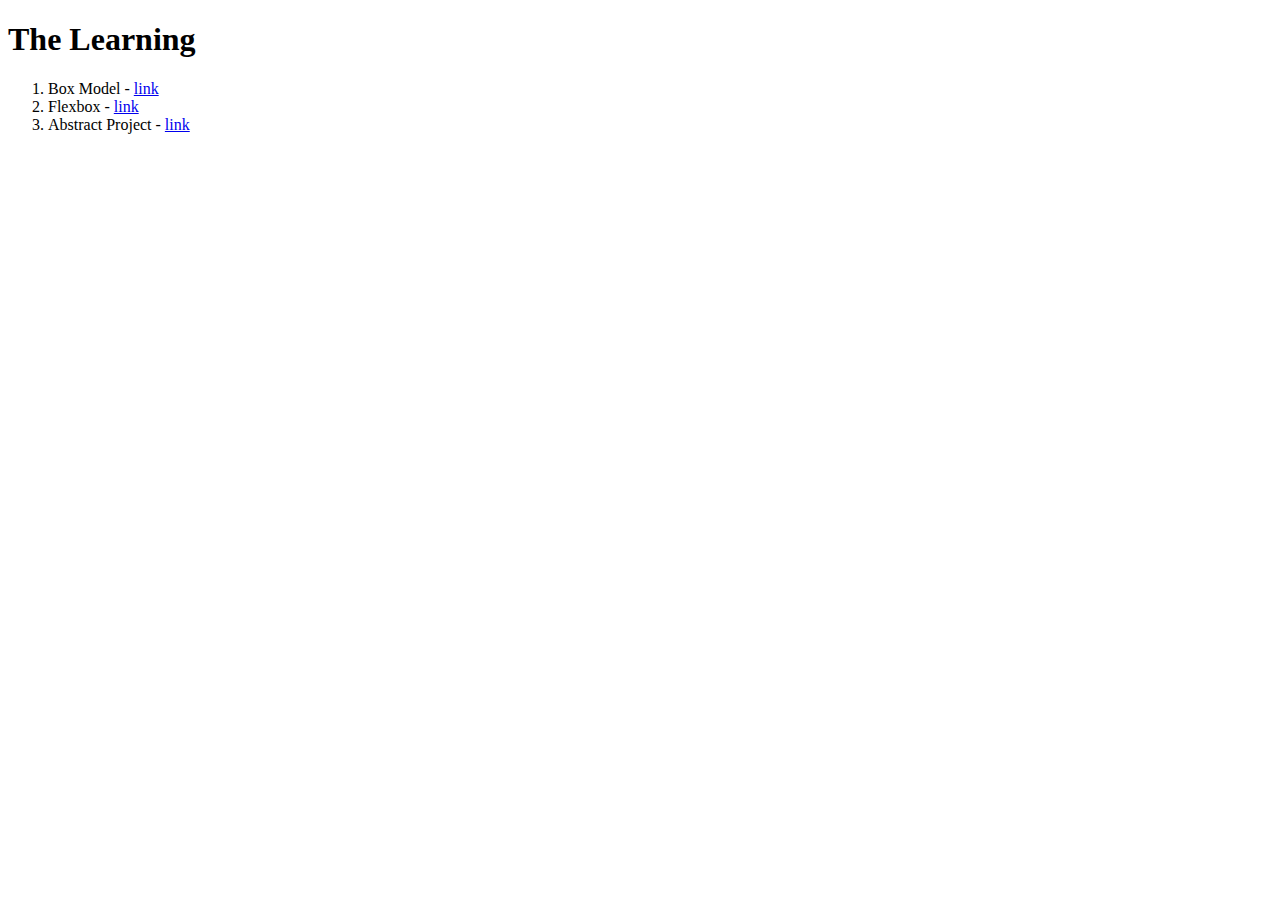
<file: index.html>
<!DOCTYPE html>
<html lang="en">
<head>
  <meta charset="UTF-8">
  <meta name="viewport" content="width=device-width, initial-scale=1.0">
  <title>Document</title>
</head>
<body>
  <h1>The Learning</h1>
  <ol>
    <li>Box Model - <a target="_blank" href="./box.html">link</a></li>
    <li>Flexbox - <a target="_blank" href="./flex.html">link</a></li>
    <li>Abstract Project - <a href="_blank" href="https://ashwin776.github.io/June2023-Web-Mentorship/abstract.html">link</a></li>
  </ol>
</body>
</html>
</file>
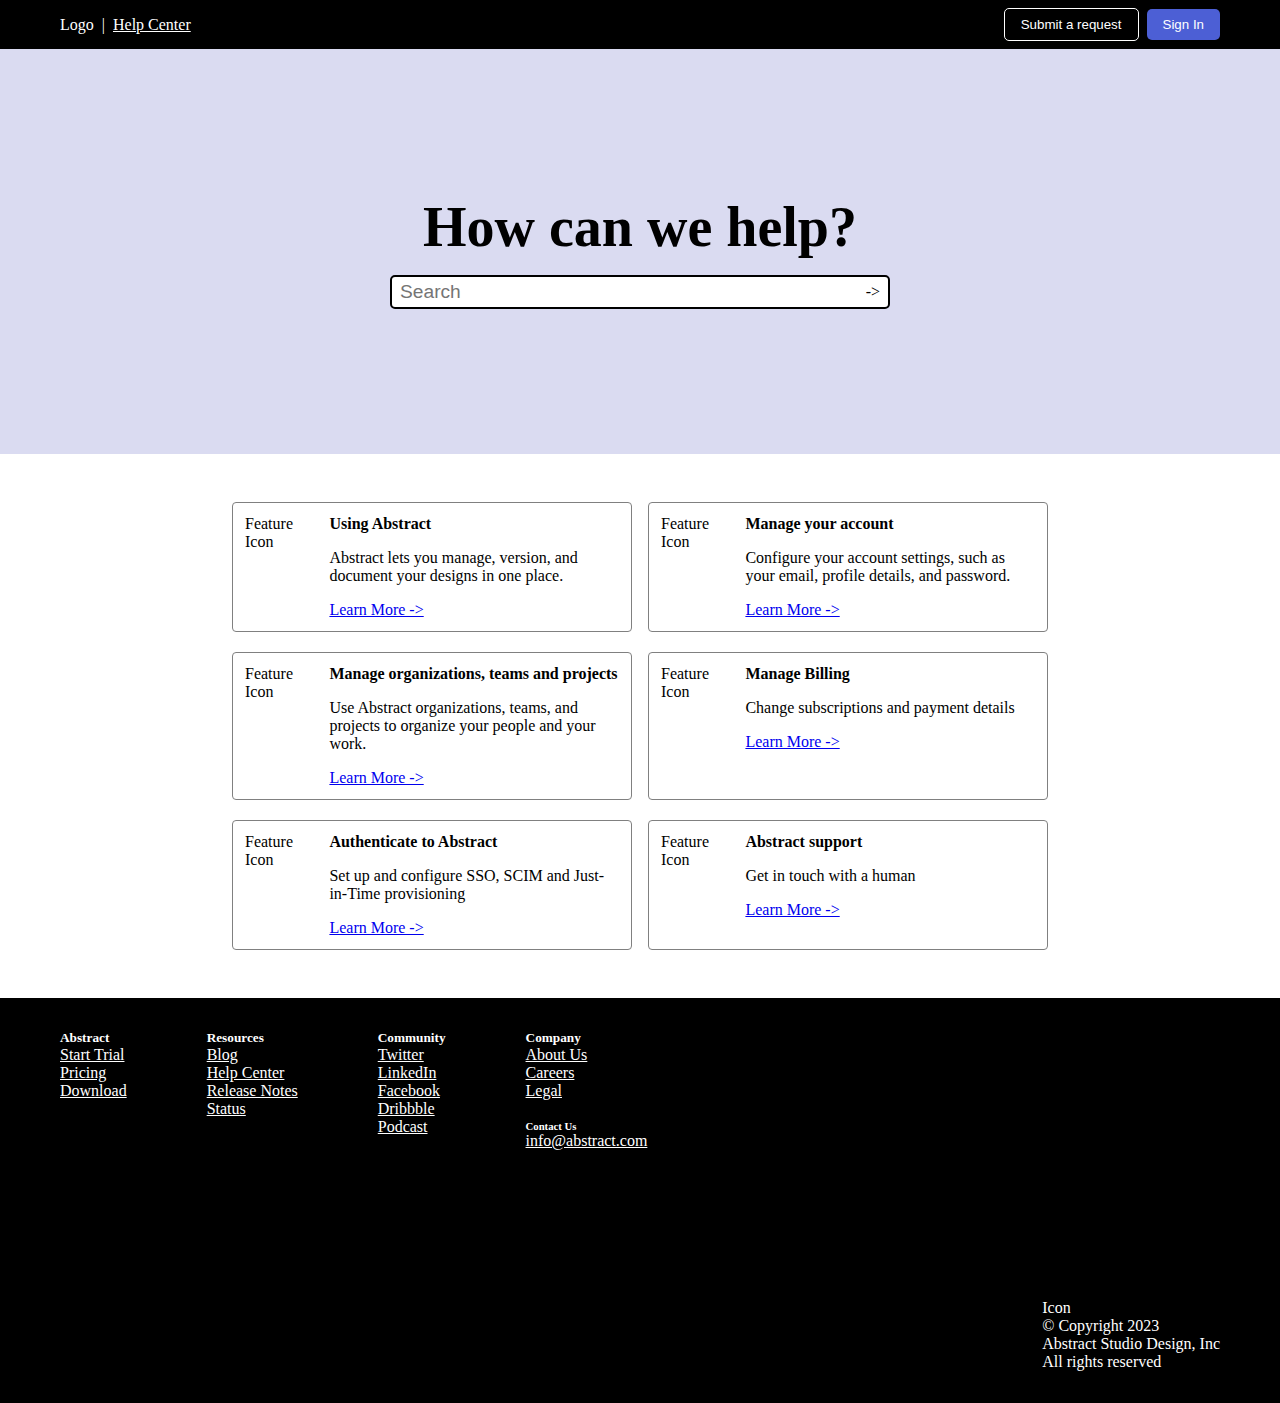
<file: abstract.html>
<!DOCTYPE html>
<html lang="en">
<head>
  <meta charset="UTF-8">
  <meta name="viewport" content="width=device-width, initial-scale=1.0">
  <title>Abstract</title>
  <!-- External CSS -->
  <link rel="stylesheet" href="./abstract.css">
</head>
<body>
  <nav>
    <div>
      <span>Logo</span>
      <span>|</span>
      <a href="#">Help Center</a>
    </div>
    <div>
      <button>Submit a request</button>
      <button>Sign In</button>       
    </div>
  </nav>
  <main>
    <section id="hero">
      <div class="hero-box">
        <h1>How can we help?</h1>
        <div id="input-box">
          <input placeholder="Search" ="text">
          <span>-></span>
        </div>
      </div>
    </section>
    <section id="features">
      <div class="feature-box">
        <span>Feature Icon</span>
        <div>
          <h4>Using Abstract</h4>
          <p>Abstract lets you manage, version, and document your designs in one place.</p>
          <a href="#">Learn More -></a>
        </div>
      </div>
      <div class="feature-box">
        <span>Feature Icon</span>
        <div>
          <h4>Manage your account</h4>
          <p>Configure your account settings, such as your email, profile details, and password.</p>
          <a href="#">Learn More -></a>
        </div>
      </div>
      <div class="feature-box">
        <span>Feature Icon</span>
        <div>
          <h4>Manage organizations, teams and projects</h4>
          <p>Use Abstract organizations, teams, and projects to organize your people and your work.</p>
          <a href="#">Learn More -></a>
        </div>
      </div>
      <div class="feature-box">
        <span>Feature Icon</span>
        <div>
          <h4>Manage Billing</h4>
          <p>Change subscriptions and payment details</p>
          <a href="#">Learn More -></a>
        </div>
      </div>
      <div class="feature-box">
        <span>Feature Icon</span>
        <div>
          <h4>Authenticate to Abstract</h4>
          <p>Set up and configure SSO, SCIM and Just-in-Time provisioning</p>
          <a href="#">Learn More -></a>
        </div>
      </div>
      <div class="feature-box">
        <span>Feature Icon</span>
        <div>
          <h4>Abstract support</h4>
          <p>Get in touch with a human</p>
          <a href="#">Learn More -></a>
        </div>
      </div>
    </section>
  </main>
  <footer>
    <div id="footer-link-container">
      <div class="footer-link-item">
        <h5>Abstract</h5>
        <ul>
          <li><a href="#">Start Trial</a></li>
          <li><a href="#">Pricing</a></li>
          <li><a href="#">Download</a></li>
        </ul>
      </div>
      <div class="footer-link-item">
        <h5>Resources</h5>
        <ul>
          <li><a href="#">Blog</a></li>
          <li><a href="#">Help Center</a></li>
          <li><a href="#">Release Notes</a></li>
          <li><a href="#">Status</a></li>
        </ul>
      </div>
      <div class="footer-link-item">
        <h5>Community</h5>
        <ul>
          <li><a href="#">Twitter</a></li>
          <li><a href="#">LinkedIn</a></li>
          <li><a href="#">Facebook</a></li>
          <li><a href="#">Dribbble</a></li>
          <li><a href="#">Podcast</a></li>
        </ul>
      </div>
      <div class="footer-link-item">
        <div>
          <h5>Company</h5>
          <ul>
            <li><a href="#">About Us</a></li>
            <li><a href="#">Careers</a></li>
            <li><a href="#">Legal</a></li>
          </ul>
        </div>
        <div>
          <h6>Contact Us</h6>
          <ul>
            <li><a href="#">info@abstract.com</a></li>
          </ul>
        </div>
      </div>
    </div>
    <div>
      <ul>
        <li>Icon</li>
        <li>© Copyright 2023</li>
        <li>Abstract Studio Design, Inc</li>
        <li>All rights reserved</li>
      </ul>
    </div>
  </footer>
</body>
</html>
</file>
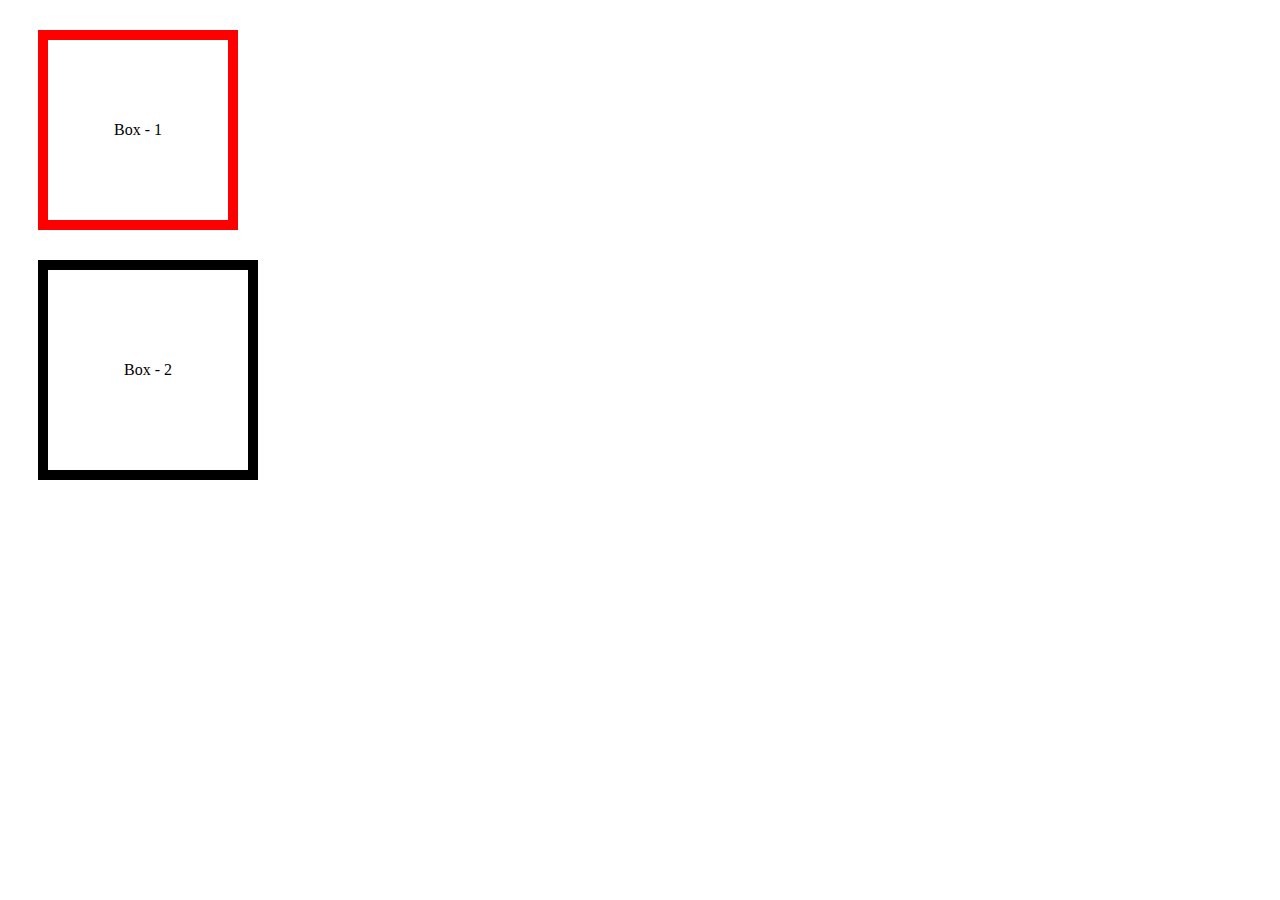
<file: box.html>
<!DOCTYPE html>
<html lang="en">
<head>
    <meta charset="UTF-8">
    <meta name="viewport" content="width=device-width, initial-scale=1.0">
    <title>Document</title>
    <link rel="stylesheet" href="./styles.css">
</head>
<body>
    <div class="div" id="box1">
        Box - 1
    </div>

    <div class="div" id="box2">
        Box - 2
    </div>
</body>
</html>
</file>
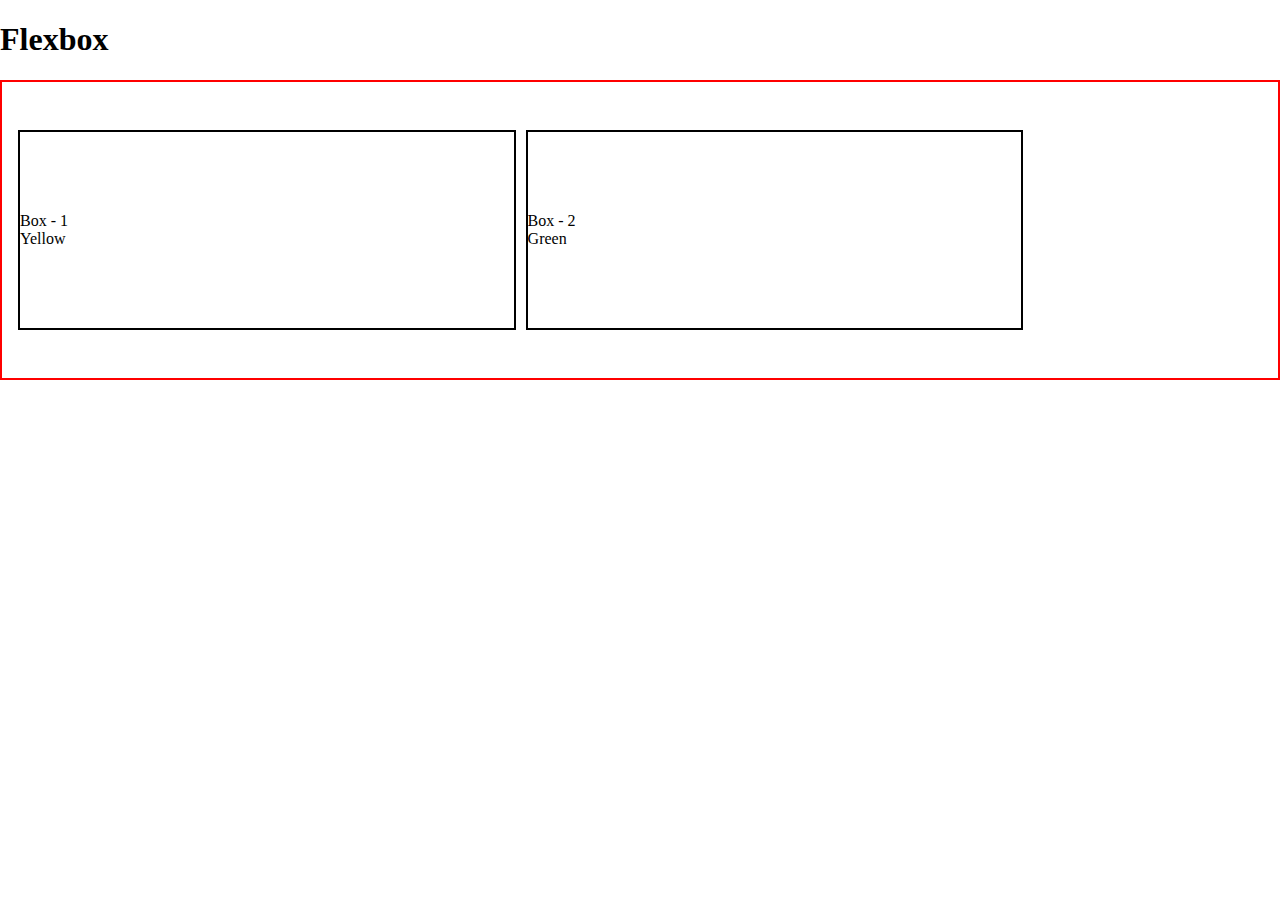
<file: flex.html>
<!DOCTYPE html>
<html lang="en">
<head>
  <meta charset="UTF-8">
  <meta name="viewport" content="width=device-width, initial-scale=1.0">
  <title>Learning Flex</title>
  <link rel="stylesheet" href="./flex.css">
</head>
<body>
  <h1>Flexbox</h1>
  <div class="box-container">
    <div id="box-1" class="box">
      <span>Box - 1</span>
      <span>Yellow</span>
    </div>
    <div id="box-2" class="box">
      <span>Box - 2</span>
      <span>Green</span>
    </div>
  </div>
</body>
</html>
</file>
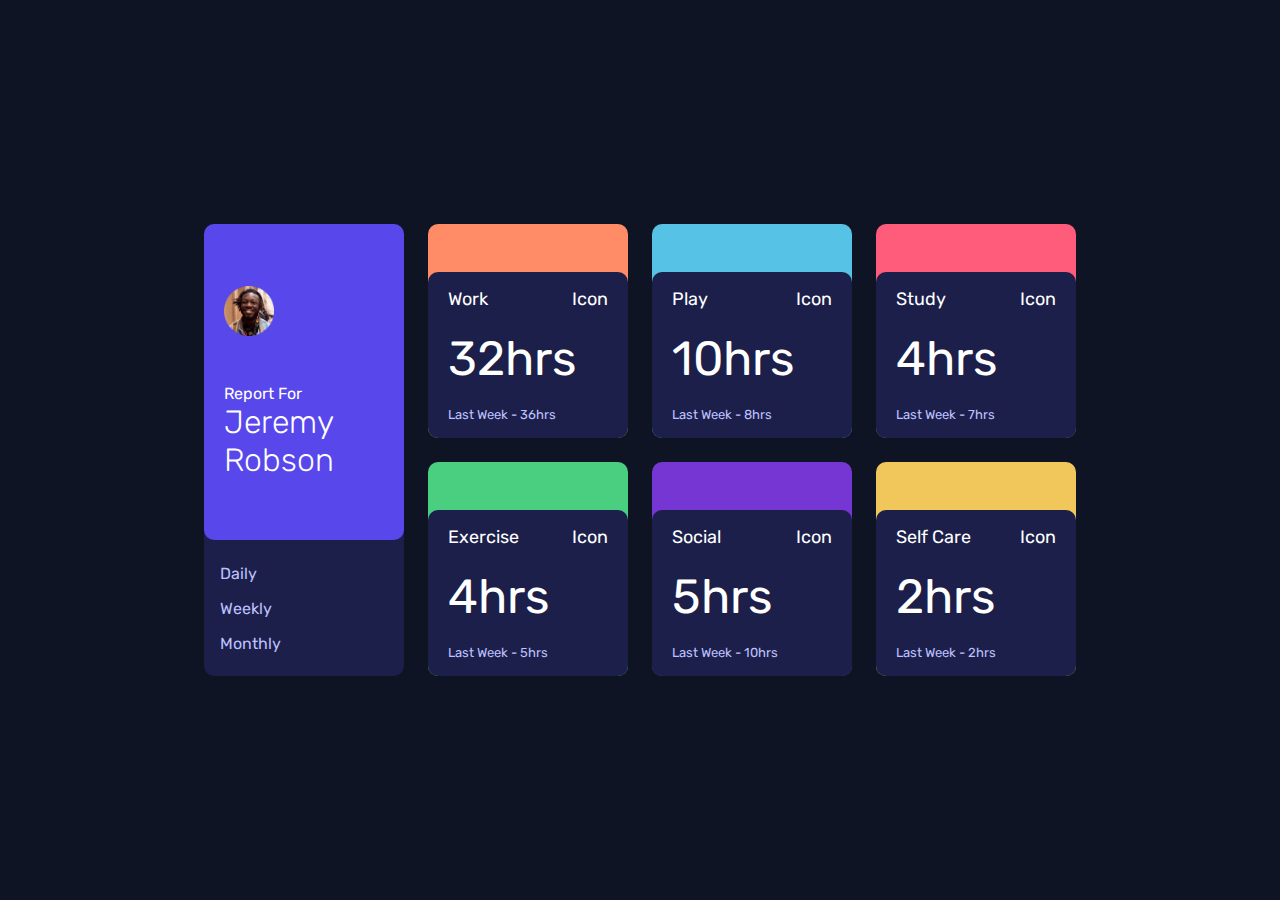
<file: time.html>
<!DOCTYPE html>
<html lang="en">
<head>
  <meta charset="UTF-8">
  <meta name="viewport" content="width=device-width, initial-scale=1.0">
  <title>Time Tracking Dashboard</title>
  <!-- Googe Fonts -->
  <link rel="preconnect" href="https://fonts.googleapis.com">
  <link rel="preconnect" href="https://fonts.gstatic.com" crossorigin>
  <link href="https://fonts.googleapis.com/css2?family=Rubik:wght@300;400;500&display=swap" rel="stylesheet">
  <!-- External CSS -->
  <link rel="stylesheet" href="./time.css">
</head>
<body>
  <main>
    <section id="dashboard">
      <div class="card-container">
        <div class="card">
          <img src="./images/image-jeremy.png" alt="Profile Pics" height="50px" width="50px">
          <div>
            <span>Report For</span>
            <h3>Jeremy Robson</h3>
          </div>
        </div>
        <ul>
          <li>Daily</li>
          <li>Weekly</li>
          <li>Monthly</li>
        </ul>
      </div>
      <div class="card-container">
        <div class="card">
          <div class="card-title-box">
            <span class="card-title">Work</span>
            <span>Icon</span>
          </div>
          <h2>32hrs</h2>
          <span class="small">Last Week - 36hrs</span>
        </div>
      </div>
      <div class="card-container">
        <div class="card">
          <div class="card-title-box">
            <span class="card-title">Play</span>
            <span>Icon</span>
          </div>
          <h2>10hrs</h2>
          <span class="small">Last Week - 8hrs</span>
        </div>
      </div>
      <div class="card-container">
        <div class="card">
          <div class="card-title-box">
            <span class="card-title">Study</span>
            <span>Icon</span>
          </div>
          <h2>4hrs</h2>
          <span class="small">Last Week - 7hrs</span>
        </div>
      </div>
      <div class="card-container">
        <div class="card">
          <div class="card-title-box">
            <span class="card-title">Exercise</span>
            <span>Icon</span>
          </div>
          <h2>4hrs</h2>
          <span class="small">Last Week - 5hrs</span>
        </div>
      </div>
      <div class="card-container">
        <div class="card">
          <div class="card-title-box">
            <span class="card-title">Social</span>
            <span>Icon</span>
          </div>
          <h2>5hrs</h2>
          <span class="small">Last Week - 10hrs</span>
        </div>
      </div>
      <div class="card-container">
        <div class="card">
          <div class="card-title-box">
            <span class="card-title">Self Care</span>
            <span>Icon</span>
          </div>
          <h2>2hrs</h2>
          <span class="small">Last Week - 2hrs</span>
        </div>
      </div>
    </section>
  </main>
</body>
</html>
</file>
<file: abstract.css>
html, body{
  box-sizing: border-box;
  padding: 0;
  margin: 0;
}

*, *::after, *::before{
  box-sizing: inherit;
  margin: 0;
  padding: 0;
}

/* Navbar styles */
nav{
  display: flex;
  padding: 8px 60px;
  justify-content: space-between;
  background-color: black;
  color: white;
}

nav div{
  display: flex;
  column-gap: 8px;
  align-items: center;
}

nav a{
  color: inherit;
}

nav button{
  border-radius: 5px;
  padding: 8px 16px;
  color: inherit;
}

nav button:hover{
  cursor: pointer;
}

nav button:nth-child(1){
  background-color: transparent;
  border: 1px solid white;
}

nav button:nth-child(2){
  background-color: #4C5FD5;
  ;
  border: none;
}

nav button:nth-child(2):hover{
  color: black;
  background-color: white;
}

/* Main content styles */
/* Hero section styles */
#hero{
  background-color: #dadbf1;
  padding: 0px 60px;
  height: 45vh;
  display: flex;
  justify-content: center;
  align-items: center;
}

.hero-box{
  display: flex;
  flex-direction: column;
  align-items: center;
  row-gap: 16px;
}

#hero h1{
  font-size: 3.5rem;
  margin: 0;
  text-align: center;
}

#input-box{
  border: 2px solid black;
  padding: 4px 8px;
  background-color: white;
  border-radius: 5px;
  width: 500px;
  display: flex;
  justify-content: space-between;
  align-items: center;
}

#input-box input{
  font-size: 1.2rem;
  border: none;
  outline: none;
}

/* Features section styles */
#features{
  width: fit-content;
  margin: 3rem auto;
  display: grid;
  grid-template-columns: 400px 400px; /* repeat(2, 1fr)*/
  row-gap: 20px;
  column-gap: 16px;
}

.feature-box{
  display: flex;
  padding: 12px;
  column-gap: 12px;
  border: 1px solid gray;
  border-radius: 4px;
}

.feature-box div{
  display: flex;
  flex-direction: column;
  row-gap: 16px;
  flex-basis: 80%;
}

.feature-box span{
  flex-basis: 20%;
}

.feature-box div h4,
.feature-box div p{
  margin: 0;
}

/* Footer styles */
footer{
  background-color: black;
  color: white;
  height: 45vh;
  padding: 32px 60px;
  display: flex;
  justify-content: space-between;
}

footer ul{
  list-style-type: none;
}

footer a{
  color: inherit;
}

#footer-link-container{
  display: flex;
  column-gap: 80px;
}

.footer-link-item:nth-child(4){
  display: flex;
  flex-direction: column;
  row-gap: 20px;
}


footer > div:nth-child(2){
  align-self: flex-end;
}
</file>
<file: styles.css>
/*html, body{
    box-sizing: border-box;
    border: 2px solid;
    margin: 0;
}

*, *::after, *::before{
    box-sizing: inherit;
} */

.div{
    margin: 30px;
    height: 200px;
    width: 200px;
    border: 10px solid;
    display: flex;
    justify-content: center;
    align-items: center;
}

#box1{
    border-color: red;
    box-sizing: border-box;
}

#box2{
    border-color:black;
}
</file>
<file: flex.css>
html, body{
    margin: 0;
    padding: 0;
    box-sizing: border-box;
}

*, *::after, *::before{
    box-sizing: inherit;
}

/* Body elements styles starts here*/

.box-container{
    border: 2px solid red;
    height: 300px;
    padding: 1rem;
    display: flex;
    align-items: center;
    column-gap: 10px;
    flex-wrap: wrap;
}

.box{
    height: 200px;
    flex-basis: 40%;
    border: 2px solid black;
    display: flex;
    flex-direction: column;
    justify-content: center;
}
</file>
<file: time.css>
html, body{
  box-sizing: border-box;
  padding: 0;
  margin: 0;
  font-family: 'Rubik', sans-serif;
  background-color: hsl(226, 43%, 10%);
}

*, *::after, *::before{
  box-sizing: inherit;
  padding: 0;
  margin: 0;
}

/* Page Content styles */

main{
  height: 100vh;
  display: flex;
  justify-content: center;
  align-items: center;
}

h3{
  font-size: 2rem;
  font-weight: 300;
}

#dashboard{
  margin: 0 auto;
  padding: 32px;
  display: grid;
  grid-template-columns: repeat(4, 200px);
  gap: 24px;
  width: fit-content;
}

.card-container{
  color: white;
  border-radius: 10px;
}

.card-container:nth-child(n + 2) .card{
  background-color: hsl(235, 46%, 20%);
  margin-top: 3rem;
}

.card-container:nth-child(n + 2) .card:hover{
  background-color: hsl(235, 48%, 53%);
  cursor: pointer;
}

.card-container:nth-child(2){
  background-color: hsl(15, 100%, 70%);
}
.card-container:nth-child(3){
  background-color: hsl(195, 74%, 62%);
}
.card-container:nth-child(4){
  background-color: hsl(348, 100%, 68%);
}
.card-container:nth-child(5){
  background-color: hsl(145, 58%, 55%);
}
.card-container:nth-child(6){
  background-color: hsl(264, 64%, 52%);
}
.card-container:nth-child(7){
  background-color: hsl(43, 84%, 65%);
}

.card-container:nth-child(1){
  /* grid-row-start: span 2; */
  /* grid-row-start: 1;
  grid-row-end: 3; */
  grid-row: 1 / 3;
  background-color: hsl(235, 46%, 20%);
}

.card-container:nth-child(1) .card{
  background-color: hsl(246, 80%, 60%);
  color: white;
  height: 70%;
  justify-content: center;
  row-gap: 48px;
}

.card-container:nth-child(1) ul{
  padding: 8px 16px;
  display: flex;
  flex-direction: column;
  justify-content: center;
  row-gap: 16px;
  height: 30%;
  list-style: none;
  color: hsl(236, 100%, 87%);
}

.card-container:nth-child(1) ul li:hover{
  color: white;
  cursor: pointer;
}

.card-title-box{
  display: flex;
  justify-content: space-between;
  font-size: 18px;
}

.card h2{
  font-size: 3rem;
  font-weight: 400;
}

.card{
  padding: 16px 20px;
  border-radius: 10px;
  display: flex;
  flex-direction: column;  
  row-gap: 20px;
}

.small{
  font-size: 13px;
  color: hsl(236, 100%, 87%);
}
</file>
